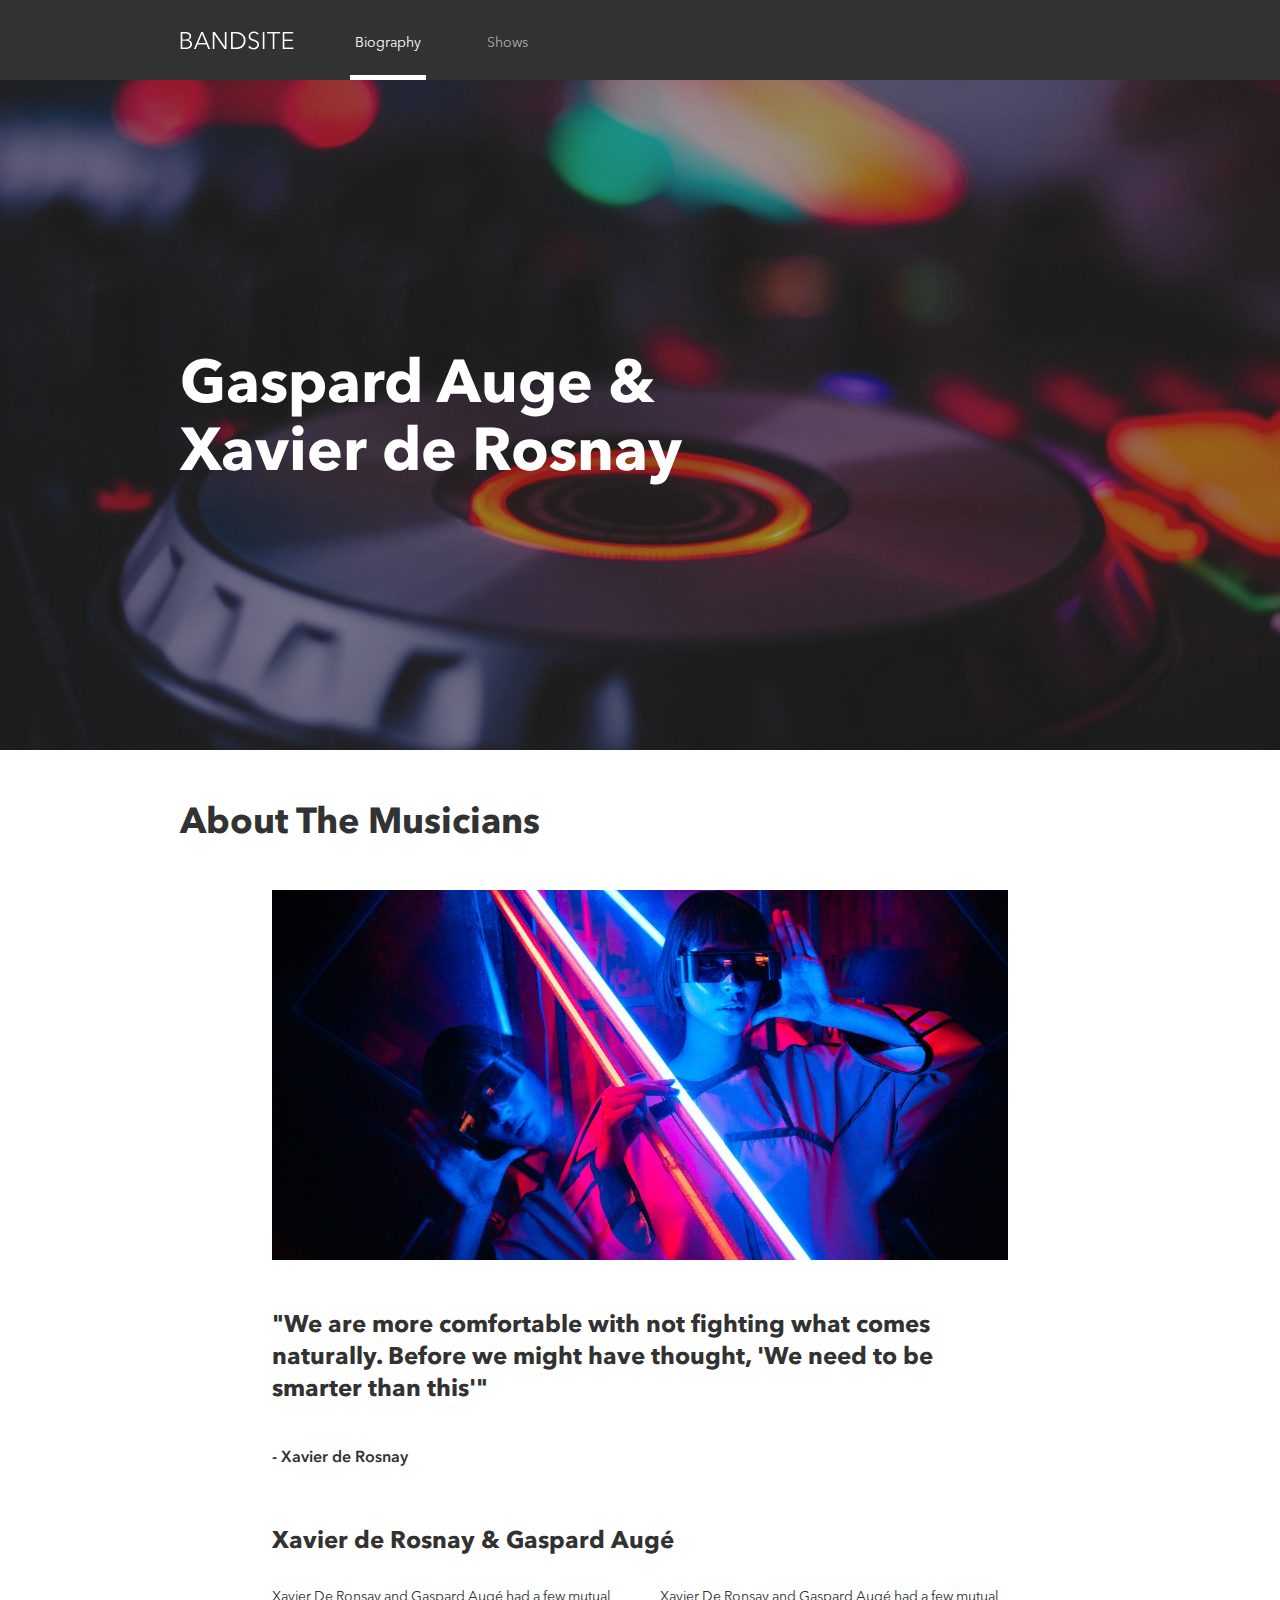
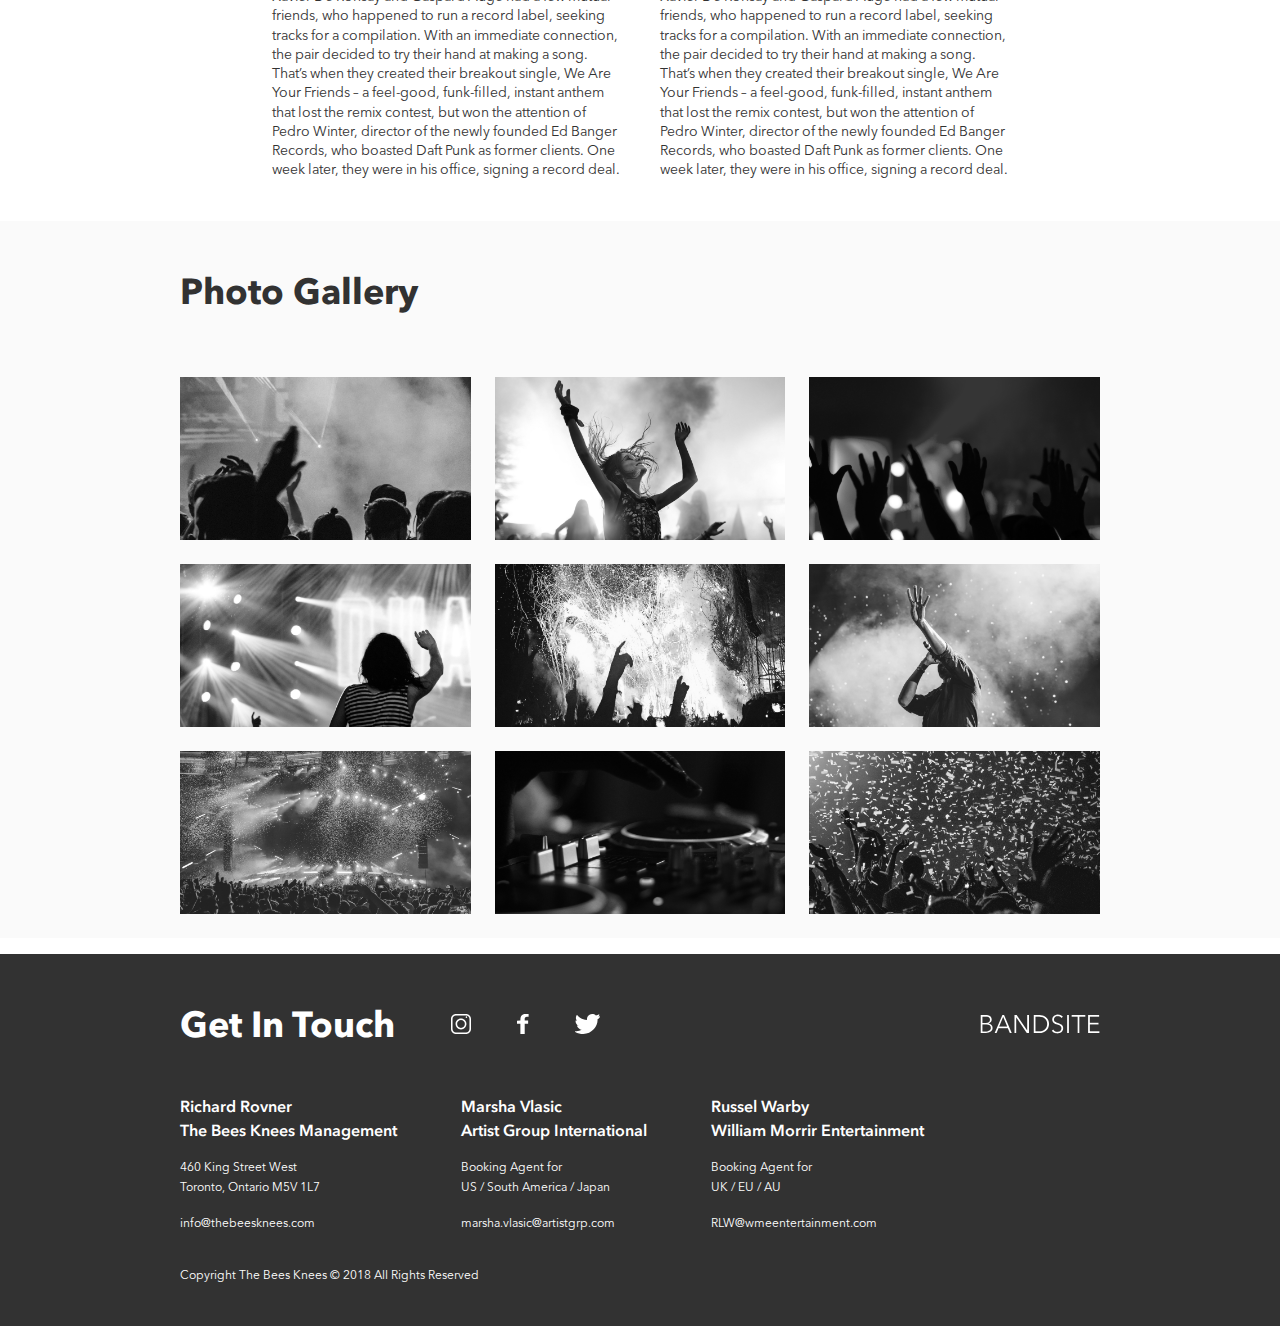
<file: sprint-one/index.html>
<!DOCTYPE html>
<html lang="en">
  <head>
    <meta charset="UTF-8" />
    <meta name="viewport" content="width=device-width, initial-scale=1.0" />
    <title>Bandsite - Bio</title>
    <link rel="stylesheet" href="./styles/main.css" />
    <link rel="preconnect" href="https://fonts.gstatic.com">
    <link href="https://fonts.googleapis.com/css2?family=Roboto:wght@400;500;700&display=swap" rel="stylesheet">
  </head>
  <body>
    <header class="header">
      <div class="header__logo-container">
        <a href="#"><img class="header__logo" src="./assets/logos/Logo-bandsite.svg" alt="logo" /></a>
      </div>
      <nav class="header__nav">
        <a href="./index.html" class="header__nav-links header__nav-links--active">Biography</a>
        <a href="./pages/shows.html" class="header__nav-links">Shows</a>
      </nav>
    </header>
    <main>
      <section class="hero">
        <div class="hero__content">
          <h1 class="hero__title"><span class="hero__name">Gaspard Auge</span> & <span class="hero__name">Xavier de Rosnay</span></h1>
        </div>
      </section>
      <section class="feature">
        <h2 class="feature__title main-header">About The Musicians</h2>
        <div class="feature__content-container">
          <img class="feature__image" src="./assets/images/musician-feature9.jpg" alt="musicians" />
          <h3 class="feature__quote">"We are more comfortable with not fighting what comes naturally. Before we might have thought, 'We need to be smarter than this'"</h3>
          <h4 class="feature__quote-citation">- Xavier de Rosnay</p>
          <h3 class="feature__subtitle">Xavier de Rosnay & Gaspard Augé</h3>
          <div class="feature__body">
            <p class="feature__body-section">
              Xavier De Ronsay and Gaspard Augé had a few mutual friends, who happened to run a record label, seeking tracks for a compilation. With an immediate connection, the pair decided to try
              their hand at making a song. That’s when they created their breakout single, We Are Your Friends – a feel-good, funk-filled, instant anthem that lost the remix contest, but won the
              attention of Pedro Winter, director of the newly founded Ed Banger Records, who boasted Daft Punk as former clients. One week later, they were in his office, signing a record deal.
            </p>
            <p class="feature__body-section">
              Xavier De Ronsay and Gaspard Augé had a few mutual friends, who happened to run a record label, seeking tracks for a compilation. With an immediate connection, the pair decided to try
              their hand at making a song. That’s when they created their breakout single, We Are Your Friends – a feel-good, funk-filled, instant anthem that lost the remix contest, but won the
              attention of Pedro Winter, director of the newly founded Ed Banger Records, who boasted Daft Punk as former clients. One week later, they were in his office, signing a record deal.
            </p>
          </div>
        </div>
      </section>
      <section class="gallery">
        <h2 class="gallery__title">Photo Gallery</h2>
        <div class="gallery-container">
          <div class="gallery__photo-container">
            <img class="gallery__photo" src="./assets/images/Photo-gallery-1.jpg" alt="concert stage with lights coming through smoke" />
            <img class="gallery__photo" src="./assets/images/Photo-gallery-2.jpg" alt="girl dancing at concert with hands held in the air" />
            <img class="gallery__photo" src="./assets/images/Photo-gallery-3.jpg" alt="hands in a concert crowd reaching towards the stage" />
            <img class="gallery__photo" src="./assets/images/Photo-gallery-4.jpg" alt="girl on top of someone's shoulders watching a concert" />
            <img class="gallery__photo" src="./assets/images/Photo-gallery-5.jpg" alt="confetti thrown into a concert crowd" />
            <img class="gallery__photo" src="./assets/images/Photo-gallery-6.jpg" alt="singer on stage at a concert with hand in the air" />
            <img class="gallery__photo" src="./assets/images/Photo-gallery-7.jpg" alt="concert stage lit up with a rainbow of colors" />
            <img class="gallery__photo" src="./assets/images/Photo-gallery-8.jpg" alt="dj spinning turn tables" />
            <img class="gallery__photo" src="./assets/images/Photo-gallery-9.jpg" alt="confetti raining down on a concert crowd" />
          </div>
        </div>
      </section>
      <footer class="footer">
        <div class="footer__links">
          <div class="footer__links-left">
            <h3 class="footer__title">Get In Touch</h3>
            <div class="footer__media">
              <a href="https://www.instagram.com/"><img class="footer__media-logo" src="./assets/icons/svg/Icon-instagram.svg" alt="instagram" /></a>
              <a href="https://www.facebook.com/"><img class="footer__media-logo" src="./assets/icons/svg/Icon-facebook.svg" alt="facebook" /></a>
              <a href="https://www.twitter.com/"><img class="footer__media-logo" src="./assets/icons/svg/Icon-twitter.svg" alt="twitter" /></a>
            </div>
          </div>
          <a href="#"><img class="footer__logo" src="./assets/logos/Logo-bandsite.svg" alt="logo" /></a>
        </div>
        <div class="footer__contact-container">
          <div class="footer__contact">
            <h4 class="footer__contact-name">Richard Rovner</h4>
            <h4 class="footer__contact-company">The Bees Knees Management</h4>
            <h5 class="footer__contact-address">460 King Street West</h5>
            <h5 class="footer__contact-location">Toronto, Ontario M5V 1L7</h5>
            <h5 class="footer__contact-email">info@thebeesknees.com</h5>
          </div>
          <div class="footer__contact">
            <h4 class="footer__contact-name">Marsha Vlasic</h4>
            <h4 class="footer__contact-company">Artist Group International</h4>
            <h5 class="footer__contact-address">Booking Agent for</h5>
            <h5 class="footer__contact-location">US / South America / Japan</h5>
            <h5 class="footer__contact-email">marsha.vlasic@artistgrp.com</h5>
          </div>
          <div class="footer__contact">
            <h4 class="footer__contact-name">Russel Warby</h4>
            <h4 class="footer__contact-company">William Morrir Entertainment</h4>
            <h5 class="footer__contact-address">Booking Agent for</h5>
            <h5 class="footer__contact-location">UK / EU / AU</h5>
            <h5 class="footer__contact-email">RLW@wmeentertainment.com</h5>
          </div>
        </div>
        <h5 class="footer__copyright">Copyright The Bees Knees © 2018 <span class="footer__copyright-bottom">All Rights Reserved</span></h5>
      </footer>
    </main>
  </body>
</html>
</file>
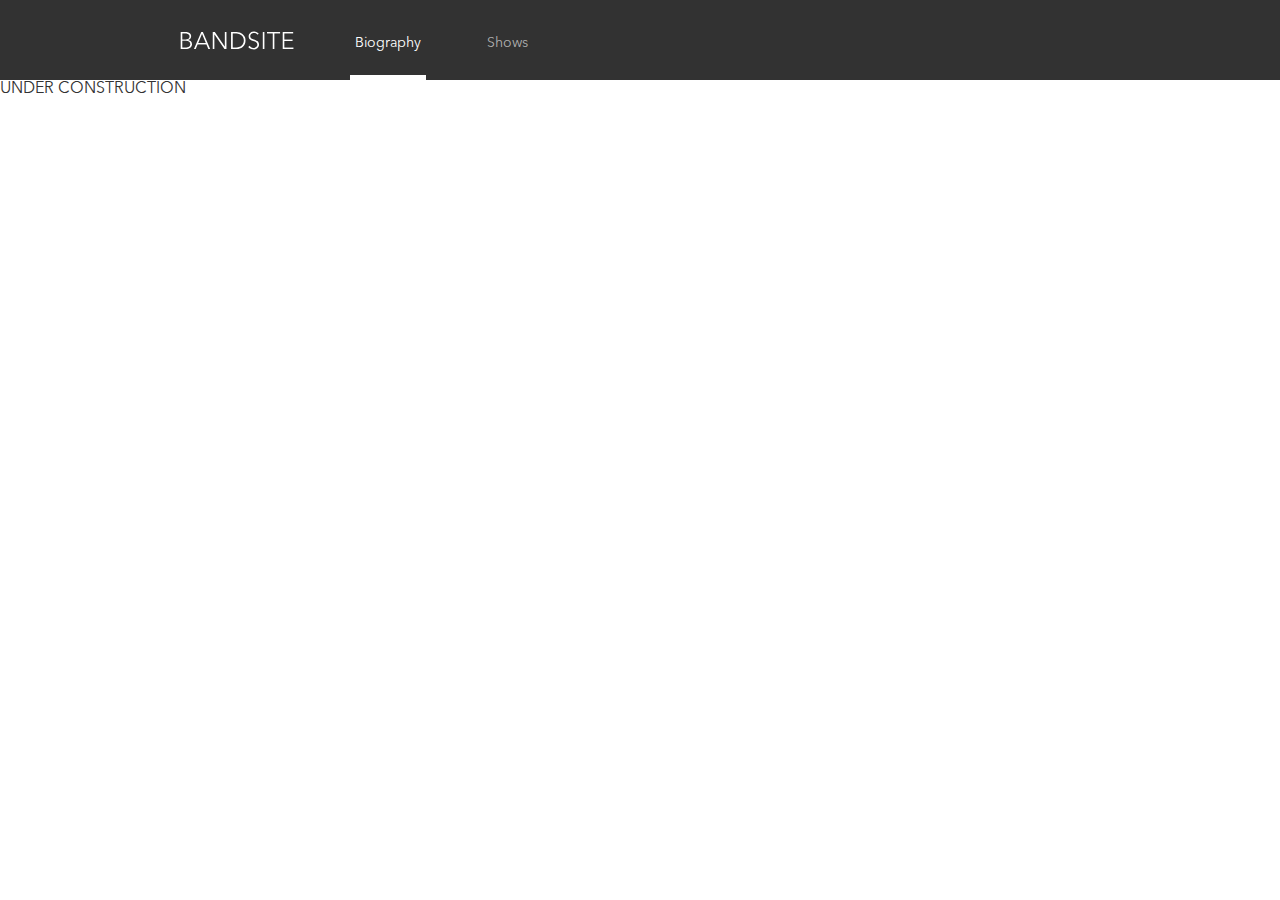
<file: sprint-one/pages/shows.html>
<!DOCTYPE html>
<html lang="en">
  <head>
    <meta charset="UTF-8" />
    <meta name="viewport" content="width=device-width, initial-scale=1.0" />
    <title>Bandsite - Shows</title>
    <link rel="stylesheet" href="../styles/main.css" />
    <link rel="preconnect" href="https://fonts.gstatic.com" />
    <link href="https://fonts.googleapis.com/css2?family=Roboto:wght@400;500;700&display=swap" rel="stylesheet" />
  </head>
  <body>
    <header class="header">
      <div class="header__logo-container">
        <a href="#"><img class="header__logo" src="../assets/logos/Logo-bandsite.svg" alt="logo" /></a>
      </div>
      <nav class="header__nav">
        <a href="../index.html" class="header__nav-links header__nav-links--active">Biography</a>
        <a href="./shows.html" class="header__nav-links">Shows</a>
      </nav>
    </header>
    <main>UNDER CONSTRUCTION</main>
  </body>
</html>
</file>
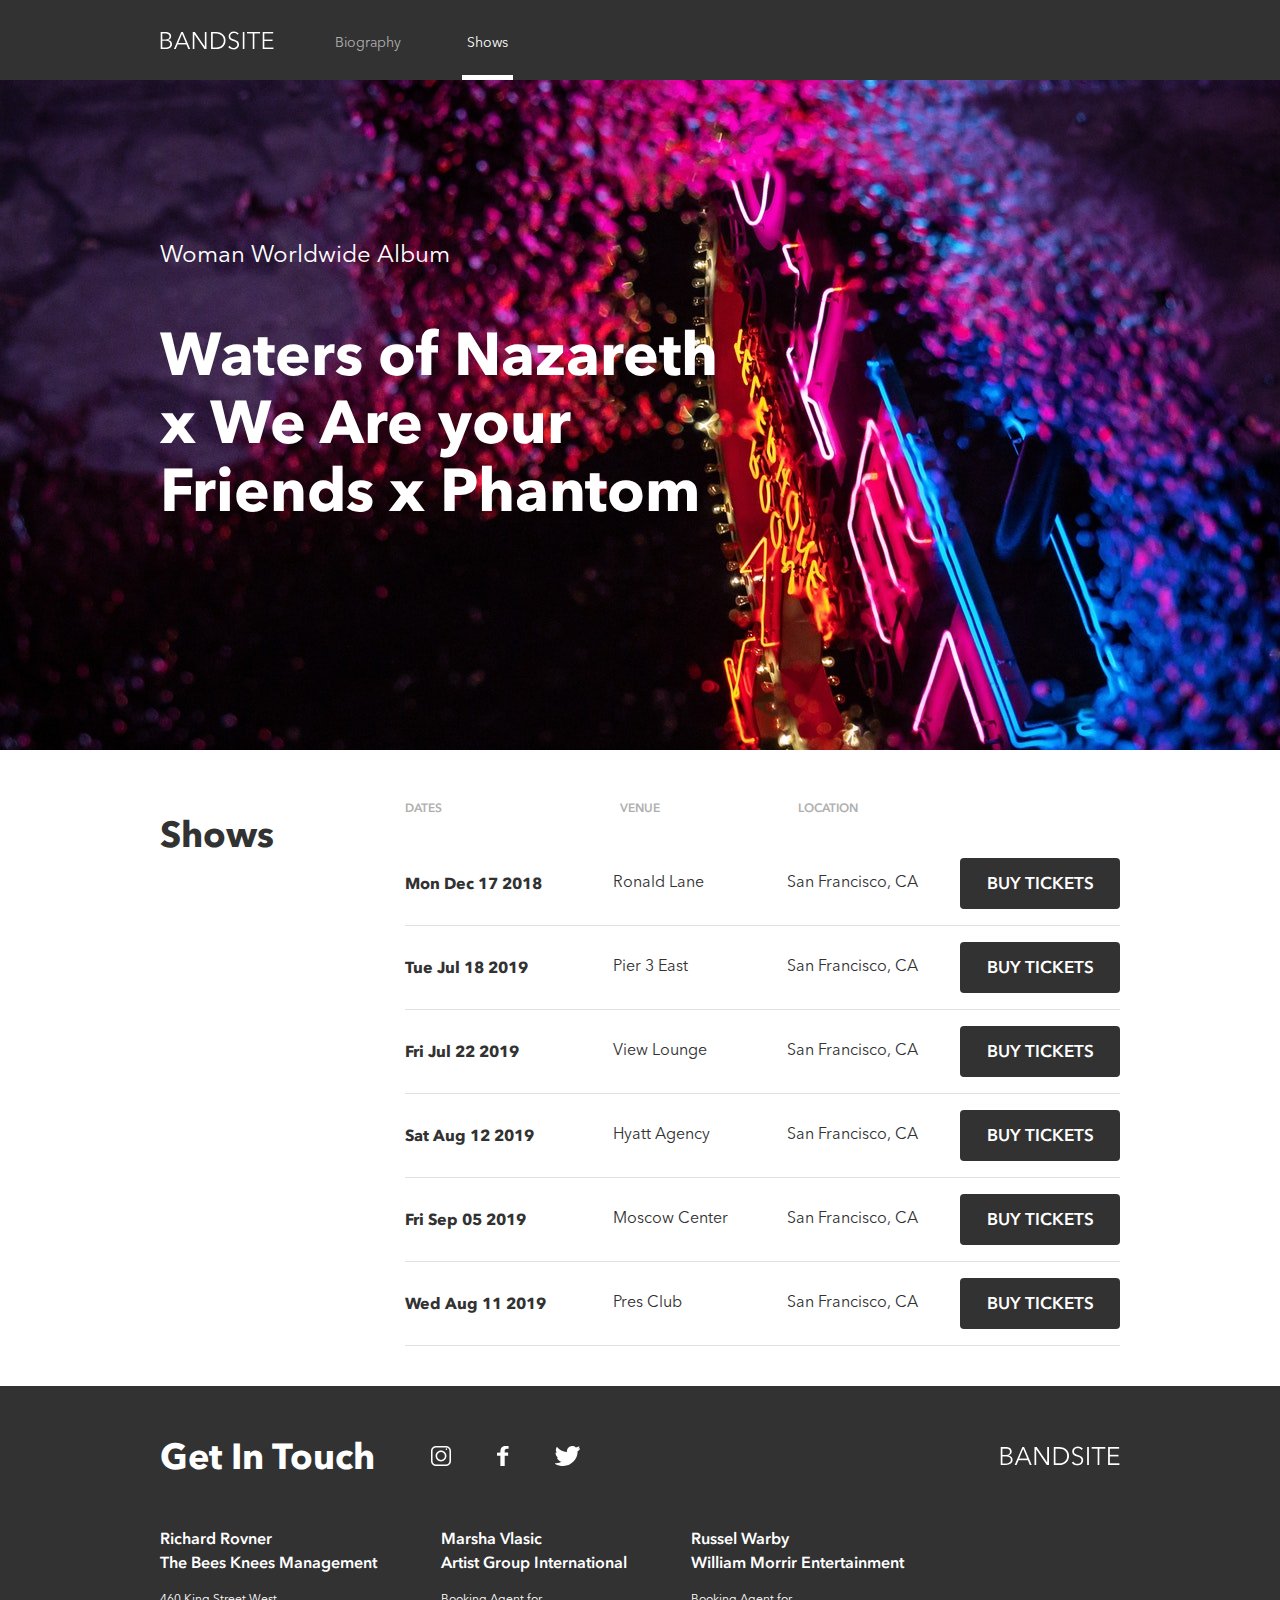
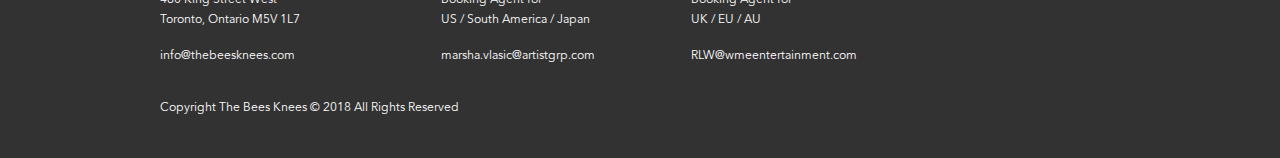
<file: sprint-two/pages/shows.html>
<!DOCTYPE html>
<html lang="en">
  <head>
    <meta charset="UTF-8" />
    <meta name="viewport" content="width=device-width, initial-scale=1.0" />
    <title>Bandsite - Shows</title>
    <link rel="stylesheet" href="../styles/shows.css" />
    <link rel="preconnect" href="https://fonts.gstatic.com" />
    <link href="https://fonts.googleapis.com/css2?family=Roboto:wght@400;500;700&display=swap" rel="stylesheet" />
  </head>
  <body>
    <header class="header">
      <div class="header__logo-container">
        <a href="../index.html"><img class="header__logo" src="../assets/logos/Logo-bandsite.svg" alt="logo" /></a>
      </div>
      <nav class="header__nav">
        <a href="../index.html" class="header__nav-links">Biography</a>
        <a href="./shows.html" class="header__nav-links header__nav-links--active">Shows</a>
      </nav>
    </header>
    <main>
      <section class="hero">
        <div class="hero__content">
          <h3 class="hero__subtitle">Woman Worldwide Album</h3>
          <div class="hero__desktop-container">
            <h1 class="hero__title">Waters of Nazareth <span class="hero__title-break">x We Are your</span> Friends x Phantom</h1>

            <div class="hero__iframe-container">
              <iframe
                class="hero__iframe"
                scrolling="no"
                frameborder="no"
                allow="autoplay"
                src="https://w.soundcloud.com/player/?url=https%3A//api.soundcloud.com/tracks/256053900&color=%23ff5500&auto_play=false&hide_related=false&show_comments=true&show_user=true&show_reposts=false&show_teaser=true"
              ></iframe>
            </div>
          </div>
        </div>
      </section>
      <section class="shows">
        <div class="shows__title-container">
          <h2 class="shows__title">Shows</h2>
        </div>
        <div class="shows__table-container"></div>
      </section>
      <footer class="footer">
        <div class="footer__links">
          <div class="footer__links-left">
            <h3 class="footer__title">Get In Touch</h3>
            <div class="footer__media">
              <a href="https://www.instagram.com/"><img class="footer__media-logo" src="../assets/icons/svg/Icon-instagram.svg" alt="instagram" /></a>
              <a href="https://www.facebook.com/"><img class="footer__media-logo" src="../assets/icons/svg/Icon-facebook.svg" alt="facebook" /></a>
              <a href="https://www.twitter.com/"><img class="footer__media-logo" src="../assets/icons/svg/Icon-twitter.svg" alt="twitter" /></a>
            </div>
          </div>
          <a href="../index.html"><img class="footer__logo" src="../assets/logos/Logo-bandsite.svg" alt="logo" /></a>
        </div>
        <div class="footer__contact-container">
          <div class="footer__contact">
            <h4 class="footer__contact-name">Richard Rovner</h4>
            <h4 class="footer__contact-company">The Bees Knees Management</h4>
            <h5 class="footer__contact-address">460 King Street West</h5>
            <h5 class="footer__contact-location">Toronto, Ontario M5V 1L7</h5>
            <h5 class="footer__contact-email">info@thebeesknees.com</h5>
          </div>
          <div class="footer__contact">
            <h4 class="footer__contact-name">Marsha Vlasic</h4>
            <h4 class="footer__contact-company">Artist Group International</h4>
            <h5 class="footer__contact-address">Booking Agent for</h5>
            <h5 class="footer__contact-location">US / South America / Japan</h5>
            <h5 class="footer__contact-email">marsha.vlasic@artistgrp.com</h5>
          </div>
          <div class="footer__contact">
            <h4 class="footer__contact-name">Russel Warby</h4>
            <h4 class="footer__contact-company">William Morrir Entertainment</h4>
            <h5 class="footer__contact-address">Booking Agent for</h5>
            <h5 class="footer__contact-location">UK / EU / AU</h5>
            <h5 class="footer__contact-email">RLW@wmeentertainment.com</h5>
          </div>
        </div>
        <h5 class="footer__copyright">Copyright The Bees Knees © 2018 <span class="footer__copyright-bottom">All Rights Reserved</span></h5>
      </footer>
    </main>
    <script src="../scripts/shows.js"></script>
  </body>
</html>
</file>
<file: sprint-one/styles/main.css>
@font-face {
  font-family: "Avenir";
  src: url("../assets/fonts/AvenirNextProLT/Linotype - AvenirNextLTPro-Regular.otf") format("opentype");
  font-weight: 400;
  font-style: normal;
}

@font-face {
  font-family: "Avenir";
  src: url("../assets/fonts/AvenirNextProLT/alternative-files/Linotype - Avenir Next LT Pro Bold.ttf") format("truetype");
  font-weight: 700;
  font-style: normal;
}

@font-face {
  font-family: "Avenir";
  src: url("../assets/fonts/AvenirNextProLT/alternative-files/Linotype - Avenir Next LT Pro Demi.ttf") format("truetype");
  font-weight: 500;
  font-style: normal;
}

h1 {
  font-size: 1.5rem;
  line-height: 2rem;
}

@media screen and (min-width: 768px) {
  h1 {
    font-size: 3.75rem;
    line-height: 4.25rem;
  }
}

h2 {
  font-size: 1.5rem;
  line-height: 2rem;
}

@media screen and (min-width: 768px) {
  h2 {
    font-size: 2.25rem;
    line-height: 2.75rem;
  }
}

h3 {
  font-size: 1rem;
  line-height: 1.5rem;
}

@media screen and (min-width: 768px) {
  h3 {
    font-size: 1.5rem;
    line-height: 2rem;
  }
}

h4 {
  font-size: 0.875rem;
  line-height: 1.375rem;
  font-weight: 500;
}

@media screen and (min-width: 768px) {
  h4 {
    font-size: 1rem;
    line-height: 1.5rem;
  }
}

h5 {
  font-size: 0.75rem;
  line-height: 1.25rem;
  font-weight: 400;
}

p {
  font-size: 0.75rem;
  line-height: 1.125rem;
}

@media screen and (min-width: 768px) {
  p {
    font-size: 0.875rem;
    line-height: 1.375;
  }
}

a {
  text-decoration: none;
  font-size: 0.875rem;
  line-height: 1.375rem;
}

.header {
  background-color: #323232;
  width: 100%;
  margin: 0;
  min-height: 80px;
  -webkit-box-sizing: border-box;
          box-sizing: border-box;
}

@media screen and (min-width: 768px) {
  .header {
    display: -webkit-box;
    display: -ms-flexbox;
    display: flex;
    -webkit-box-align: center;
        -ms-flex-align: center;
            align-items: center;
    padding-left: 24px;
  }
}

@media screen and (min-width: 1200px) {
  .header {
    padding-left: 180px;
  }
}

.header__logo-container {
  display: -webkit-box;
  display: -ms-flexbox;
  display: flex;
  -webkit-box-pack: center;
      -ms-flex-pack: center;
          justify-content: center;
  -webkit-box-align: center;
      -ms-flex-align: center;
          align-items: center;
  height: 100%;
  background-color: #323232;
  padding: 16px;
}

@media screen and (min-width: 768px) {
  .header__logo-container {
    padding: 0;
  }
}

.header__logo {
  display: block;
}

.header__nav {
  display: -webkit-box;
  display: -ms-flexbox;
  display: flex;
  width: 100%;
  text-align: center;
}

@media screen and (min-width: 768px) {
  .header__nav {
    -webkit-box-align: stretch;
        -ms-flex-align: stretch;
            align-items: stretch;
    height: 80px;
  }
}

.header__nav-links {
  text-decoration: none;
  width: 100%;
  padding-bottom: 15px;
  color: #afafaf;
  position: relative;
  -webkit-transition: all 0.5s ease;
  transition: all 0.5s ease;
}

@media screen and (min-width: 768px) {
  .header__nav-links {
    display: -webkit-box;
    display: -ms-flexbox;
    display: flex;
    -webkit-box-align: center;
        -ms-flex-align: center;
            align-items: center;
    padding: 5px 5px 0;
    width: unset;
    margin-left: 56px;
  }
}

.header__nav-links::before {
  content: "";
  position: absolute;
  bottom: 0;
  left: 0;
  width: 100%;
  height: 0;
  background: white;
  -webkit-transition: all 1s ease;
  transition: all 1s ease;
}

.header__nav-links:hover::before {
  height: 25%;
}

.header__nav-links--active {
  color: white;
}

.header__nav-links--active::after {
  content: "";
  position: absolute;
  bottom: 0;
  height: 5px;
  width: 100%;
  left: 0;
  background-color: white;
}

.hero {
  background-image: url(../assets/images/bandsiteimgdj2.jpg);
  width: 100%;
  margin: 0;
  height: 175px;
  background-position: center;
  background-repeat: no-repeat;
  background-size: cover;
  display: -webkit-box;
  display: -ms-flexbox;
  display: flex;
  -webkit-box-align: stretch;
      -ms-flex-align: stretch;
          align-items: stretch;
  position: relative;
}

@media screen and (min-width: 768px) {
  .hero {
    height: 400px;
  }
}

@media screen and (min-width: 1200px) {
  .hero {
    height: 670px;
  }
}

.hero__content {
  display: -webkit-box;
  display: -ms-flexbox;
  display: flex;
  -ms-flex-preferred-size: 100%;
      flex-basis: 100%;
  background-color: rgba(50, 50, 50, 0.5);
  -webkit-box-align: center;
      -ms-flex-align: center;
          align-items: center;
  padding: 0 16px;
}

@media screen and (min-width: 768px) {
  .hero__content {
    padding: 0 24px;
  }
}

@media screen and (min-width: 1200px) {
  .hero__content {
    padding: 0 180px;
  }
}

.hero__title {
  margin: 0;
  color: white;
  max-width: 305px;
}

@media screen and (min-width: 768px) {
  .hero__title {
    max-width: 720px;
  }
}

.hero__name {
  display: inline-block;
}

.feature {
  padding: 0 16px;
}

@media screen and (min-width: 768px) {
  .feature {
    padding: 0 24px;
  }
}

@media screen and (min-width: 1200px) {
  .feature {
    padding: 0 180px;
  }
}

.feature__title {
  margin: 32px 0 16px;
}

@media screen and (min-width: 768px) {
  .feature__title {
    margin: 48px 0 36px;
  }
}

@media screen and (min-width: 1200px) {
  .feature__title {
    margin: 48px 0;
  }
}

@media screen and (min-width: 1200px) {
  .feature__content-container {
    padding: 0 10%;
  }
}

.feature__image {
  width: 100%;
  display: block;
  margin-bottom: 24px;
}

.feature__quote {
  margin-bottom: 32px;
  font-weight: 500;
}

@media screen and (min-width: 768px) {
  .feature__quote {
    font-weight: 700;
    margin: 48px 0 32px;
  }
}

@media screen and (min-width: 1200px) {
  .feature__quote {
    margin: 48px 0 40px;
  }
}

.feature__quote-citation {
  margin: 0 0 40px 0;
  font-weight: 500;
}

@media screen and (min-width: 1200px) {
  .feature__quote-citation {
    margin: 0 0 56px 0;
  }
}

.feature__subtitle {
  margin: 0 0 24px 0;
  font-weight: 500;
}

@media screen and (min-width: 768px) {
  .feature__subtitle {
    margin: 0 0 24px 0;
    font-weight: 700;
  }
}

@media screen and (min-width: 1200px) {
  .feature__subtitle {
    margin: 0 0 32px 0;
  }
}

.feature__body {
  margin: 0 0 40px 0;
}

@media screen and (min-width: 768px) {
  .feature__body {
    display: -webkit-box;
    display: -ms-flexbox;
    display: flex;
  }
}

.feature__body-section {
  margin-top: 0;
  margin-bottom: 24px;
}

@media screen and (min-width: 768px) {
  .feature__body-section {
    margin-bottom: 0;
  }
  .feature__body-section:first-of-type {
    margin-right: 12px;
  }
  .feature__body-section:last-of-type {
    margin-left: 12px;
  }
}

@media screen and (min-width: 1200px) {
  .feature__body-section:first-of-type {
    margin-right: 20px;
  }
  .feature__body-section:last-of-type {
    margin-left: 20px;
  }
}

.gallery {
  background-color: #fafafa;
  padding: 32px 16px 0;
}

@media screen and (min-width: 768px) {
  .gallery {
    padding: 48px 24px 0;
  }
}

@media screen and (min-width: 1200px) {
  .gallery {
    padding: 48px 180px 0;
  }
}

.gallery__title {
  margin: 0 0 24px 0;
}

@media screen and (min-width: 768px) {
  .gallery__title {
    margin: 0 0 56px 0;
  }
}

@media screen and (min-width: 1200px) {
  .gallery__title {
    margin: 0 0 64px 0;
  }
}

.gallery__photo-container {
  margin-bottom: 24px;
}

@media screen and (min-width: 768px) {
  .gallery__photo-container {
    display: -webkit-box;
    display: -ms-flexbox;
    display: flex;
    -ms-flex-wrap: wrap;
        flex-wrap: wrap;
    margin: 0 -12px 16px;
  }
}

.gallery__photo {
  width: 100%;
  margin-bottom: 16px;
  -webkit-filter: grayscale(100%);
          filter: grayscale(100%);
  -webkit-transition: all 0.5s ease-in-out;
  transition: all 0.5s ease-in-out;
}

@media screen and (min-width: 768px) {
  .gallery__photo {
    margin-bottom: 24px;
    padding: 0 12px;
    width: 33.3333%;
    -webkit-box-sizing: border-box;
            box-sizing: border-box;
  }
}

.gallery__photo:hover {
  -webkit-filter: grayscale(0%);
          filter: grayscale(0%);
  -webkit-transform: scale(1.05);
          transform: scale(1.05);
}

.footer {
  background-color: #323232;
  color: white;
  padding: 40px 16px 40px;
}

@media screen and (min-width: 768px) {
  .footer {
    padding: 40px 24px 40px;
  }
}

@media screen and (min-width: 1200px) {
  .footer {
    padding: 48px 180px 40px;
  }
}

@media screen and (min-width: 768px) {
  .footer__links {
    display: -webkit-box;
    display: -ms-flexbox;
    display: flex;
    -webkit-box-pack: justify;
        -ms-flex-pack: justify;
            justify-content: space-between;
    -webkit-box-align: center;
        -ms-flex-align: center;
            align-items: center;
  }
}

@media screen and (min-width: 768px) {
  .footer__links-left {
    display: -webkit-box;
    display: -ms-flexbox;
    display: flex;
  }
}

.footer__title {
  margin: 0 0 24px 0;
  font-size: 2.25rem;
  line-height: 44px;
}

@media screen and (min-width: 768px) {
  .footer__title {
    margin-right: 32px;
    margin-bottom: 0;
  }
}

@media screen and (min-width: 768px) {
  .footer__media {
    padding-left: 24px;
  }
}

.footer__media-logo {
  padding: 0 10px 0 0;
  margin: 0 16px 24px 8px;
}

@media screen and (min-width: 768px) {
  .footer__media-logo {
    margin: 12px 16px 0 0;
  }
}

@media screen and (min-width: 1200px) {
  .footer__media-logo {
    margin-right: 32px;
  }
}

.footer__logo {
  display: none;
}

@media screen and (min-width: 768px) {
  .footer__logo {
    display: -webkit-box;
    display: -ms-flexbox;
    display: flex;
  }
}

@media screen and (min-width: 1200px) {
  .footer__logo {
    width: 120px;
  }
}

@media screen and (min-width: 768px) {
  .footer__contact {
    width: 33.3333%;
    padding: 0 12px;
  }
}

@media screen and (min-width: 1200px) {
  .footer__contact {
    width: unset;
    padding: 0;
    margin: 0 32px;
    display: inline;
  }
}

@media screen and (min-width: 768px) {
  .footer__contact-container {
    display: -webkit-box;
    display: -ms-flexbox;
    display: flex;
    margin: 0 -12px 8px;
  }
}

@media screen and (min-width: 1200px) {
  .footer__contact-container {
    margin: 0 -32px 16px;
  }
}

.footer__contact-name {
  margin: 0;
}

@media screen and (min-width: 768px) {
  .footer__contact-name {
    margin: 48px 0 0;
  }
}

.footer__contact-company {
  margin-top: 0;
  margin-bottom: 16px;
}

.footer__contact-address {
  margin: 16px 0 0 0;
}

.footer__contact-location {
  margin-top: 0;
  margin-bottom: 16px;
}

.footer__contact-email {
  margin: 16px 0 24px;
}

@media screen and (min-width: 768px) {
  .footer__contact-email {
    margin-bottom: 0;
  }
}

.footer__copyright {
  margin: 32px 0 0 0;
}

.footer__copyright-bottom {
  display: block;
}

@media screen and (min-width: 768px) {
  .footer__copyright-bottom {
    display: inline;
  }
}

body {
  color: #323232;
  margin: 0;
  font-family: "Avenir", "Roboto", sans-serif;
}
/*# sourceMappingURL=main.css.map */
</file>
<file: sprint-two/styles/shows.css>
@font-face {
  font-family: "Avenir";
  src: url("../assets/fonts/AvenirNextProLT/Linotype - AvenirNextLTPro-Regular.otf") format("opentype");
  font-weight: 400;
  font-style: normal;
}

@font-face {
  font-family: "Avenir";
  src: url("../assets/fonts/AvenirNextProLT/alternative-files/Linotype - Avenir Next LT Pro Bold.ttf") format("truetype");
  font-weight: 700;
  font-style: normal;
}

@font-face {
  font-family: "Avenir";
  src: url("../assets/fonts/AvenirNextProLT/alternative-files/Linotype - Avenir Next LT Pro Demi.ttf") format("truetype");
  font-weight: 500;
  font-style: normal;
}

h1 {
  font-size: 1.5rem;
  line-height: 2rem;
}

@media screen and (min-width: 768px) {
  h1 {
    font-size: 3.75rem;
    line-height: 4.25rem;
  }
}

h2 {
  font-size: 1.5rem;
  line-height: 2rem;
}

@media screen and (min-width: 768px) {
  h2 {
    font-size: 2.25rem;
    line-height: 2.75rem;
  }
}

h3 {
  font-size: 1rem;
  line-height: 1.5rem;
}

@media screen and (min-width: 768px) {
  h3 {
    font-size: 1.5rem;
    line-height: 2rem;
  }
}

h4 {
  font-size: 0.875rem;
  line-height: 1.375rem;
  font-weight: 500;
}

@media screen and (min-width: 768px) {
  h4 {
    font-size: 1rem;
    line-height: 1.5rem;
  }
}

h5 {
  font-size: 0.75rem;
  line-height: 1.25rem;
  font-weight: 400;
}

p {
  font-size: 0.75rem;
  line-height: 1.125rem;
}

@media screen and (min-width: 768px) {
  p {
    font-size: 0.875rem;
    line-height: 1.375;
  }
}

a {
  text-decoration: none;
  font-size: 0.875rem;
  line-height: 1.375rem;
}

.header {
  background-color: #323232;
  width: 100%;
  margin: 0;
  min-height: 80px;
  -webkit-box-sizing: border-box;
          box-sizing: border-box;
}

@media screen and (min-width: 768px) {
  .header {
    display: -webkit-box;
    display: -ms-flexbox;
    display: flex;
    -webkit-box-align: center;
        -ms-flex-align: center;
            align-items: center;
    padding: 0 3.125%;
  }
}

@media screen and (min-width: 1200px) {
  .header {
    padding: 0 12.5%;
  }
}

.header__logo-container {
  display: -webkit-box;
  display: -ms-flexbox;
  display: flex;
  -webkit-box-pack: center;
      -ms-flex-pack: center;
          justify-content: center;
  -webkit-box-align: center;
      -ms-flex-align: center;
          align-items: center;
  height: 100%;
  background-color: #323232;
  padding: 16px 5%;
}

@media screen and (min-width: 768px) {
  .header__logo-container {
    padding: 0;
  }
}

.header__logo {
  display: block;
}

.header__nav {
  display: -webkit-box;
  display: -ms-flexbox;
  display: flex;
  width: 100%;
  text-align: center;
}

@media screen and (min-width: 768px) {
  .header__nav {
    -webkit-box-align: stretch;
        -ms-flex-align: stretch;
            align-items: stretch;
    height: 80px;
  }
}

.header__nav-links {
  text-decoration: none;
  width: 100%;
  padding-bottom: 15px;
  color: #afafaf;
  position: relative;
  -webkit-transition: all 0.5s ease;
  transition: all 0.5s ease;
}

@media screen and (min-width: 768px) {
  .header__nav-links {
    display: -webkit-box;
    display: -ms-flexbox;
    display: flex;
    -webkit-box-align: center;
        -ms-flex-align: center;
            align-items: center;
    padding: 5px 5px 0;
    width: unset;
    margin-left: 56px;
  }
}

.header__nav-links::before {
  content: "";
  position: absolute;
  bottom: 0;
  left: 0;
  width: 100%;
  height: 0;
  background: white;
  -webkit-transition: all 1s ease;
  transition: all 1s ease;
}

.header__nav-links:hover::before {
  height: 25%;
}

.header__nav-links--active {
  color: white;
}

.header__nav-links--active::after {
  content: "";
  position: absolute;
  bottom: 0;
  height: 5px;
  width: 100%;
  left: 0;
  background-color: white;
}

.footer {
  background-color: #323232;
  color: white;
  padding: 40px 5% 40px;
}

@media screen and (min-width: 768px) {
  .footer {
    padding: 40px 3.125% 40px;
  }
}

@media screen and (min-width: 1200px) {
  .footer {
    padding: 48px 12.5% 40px;
  }
}

@media screen and (min-width: 768px) {
  .footer__links {
    display: -webkit-box;
    display: -ms-flexbox;
    display: flex;
    -webkit-box-pack: justify;
        -ms-flex-pack: justify;
            justify-content: space-between;
    -webkit-box-align: center;
        -ms-flex-align: center;
            align-items: center;
  }
}

@media screen and (min-width: 768px) {
  .footer__links-left {
    display: -webkit-box;
    display: -ms-flexbox;
    display: flex;
  }
}

.footer__title {
  margin: 0 0 24px 0;
  font-size: 2.25rem;
  line-height: 44px;
}

@media screen and (min-width: 768px) {
  .footer__title {
    margin-right: 32px;
    margin-bottom: 0;
  }
}

@media screen and (min-width: 768px) {
  .footer__media {
    padding-left: 24px;
  }
}

.footer__media-logo {
  padding: 0 10px 0 0;
  margin: 0 16px 24px 8px;
}

@media screen and (min-width: 768px) {
  .footer__media-logo {
    margin: 12px 16px 0 0;
  }
}

@media screen and (min-width: 1200px) {
  .footer__media-logo {
    margin-right: 32px;
  }
}

.footer__logo {
  display: none;
}

@media screen and (min-width: 768px) {
  .footer__logo {
    display: -webkit-box;
    display: -ms-flexbox;
    display: flex;
  }
}

@media screen and (min-width: 1200px) {
  .footer__logo {
    width: 120px;
  }
}

@media screen and (min-width: 768px) {
  .footer__contact {
    width: 33.3333%;
    padding: 0 12px;
  }
}

@media screen and (min-width: 1200px) {
  .footer__contact {
    width: unset;
    padding: 0;
    margin: 0 32px;
    display: inline;
  }
}

@media screen and (min-width: 768px) {
  .footer__contact-container {
    display: -webkit-box;
    display: -ms-flexbox;
    display: flex;
    margin: 0 -12px 8px;
  }
}

@media screen and (min-width: 1200px) {
  .footer__contact-container {
    margin: 0 -32px 16px;
  }
}

.footer__contact-name {
  margin: 0;
}

@media screen and (min-width: 768px) {
  .footer__contact-name {
    margin: 48px 0 0;
  }
}

.footer__contact-company {
  margin-top: 0;
  margin-bottom: 16px;
}

.footer__contact-address {
  margin: 16px 0 0 0;
}

.footer__contact-location {
  margin-top: 0;
  margin-bottom: 16px;
}

.footer__contact-email {
  margin: 16px 0 24px;
}

@media screen and (min-width: 768px) {
  .footer__contact-email {
    margin-bottom: 0;
  }
}

.footer__copyright {
  margin: 32px 0 0 0;
}

.footer__copyright-bottom {
  display: block;
}

@media screen and (min-width: 768px) {
  .footer__copyright-bottom {
    display: inline;
  }
}

body {
  color: #323232;
  margin: 0;
  font-family: "Avenir", "Roboto", sans-serif;
}

ul,
li {
  list-style-type: none;
  padding: 0;
}

.hero {
  display: -webkit-box;
  display: -ms-flexbox;
  display: flex;
  height: 472px;
  background-image: url("../assets/images/musician-feature10.jpg");
  background-repeat: no-repeat;
  background-position: center center;
  background-size: cover;
  padding: 0 5%;
}

@media screen and (min-width: 768px) {
  .hero {
    height: 670px;
    padding: 0 3.125%;
  }
}

@media screen and (min-width: 1200px) {
  .hero {
    padding: 0 12.5%;
  }
}

.hero__content {
  display: -webkit-box;
  display: -ms-flexbox;
  display: flex;
  -webkit-box-orient: vertical;
  -webkit-box-direction: normal;
      -ms-flex-flow: column wrap;
          flex-flow: column wrap;
  color: white;
}

@media screen and (min-width: 1200px) {
  .hero__content {
    width: 100%;
  }
}

.hero__subtitle {
  margin: 64px 0 19.2px;
  font-weight: 400;
}

@media screen and (min-width: 768px) {
  .hero__subtitle {
    margin: 96px 0 28.8px;
  }
}

@media screen and (min-width: 1200px) {
  .hero__subtitle {
    margin: 160px 0 48px;
  }
}

@media screen and (min-width: 1200px) {
  .hero__desktop-container {
    display: -webkit-box;
    display: -ms-flexbox;
    display: flex;
    -webkit-box-orient: horizontal;
    -webkit-box-direction: normal;
        -ms-flex-direction: row;
            flex-direction: row;
    -webkit-box-align: end;
        -ms-flex-align: end;
            align-items: flex-end;
    -webkit-box-pack: justify;
        -ms-flex-pack: justify;
            justify-content: space-between;
  }
}

.hero__title {
  margin: 0 0 64px;
  font-size: 2.25rem;
  line-height: 2.75rem;
}

@media screen and (min-width: 768px) {
  .hero__title {
    font-size: 3.75rem;
    line-height: 4.25rem;
  }
}

@media screen and (min-width: 1200px) {
  .hero__title {
    margin: 0;
  }
}

@media screen and (min-width: 768px) {
  .hero__title-break {
    display: block;
  }
}

.hero__iframe {
  width: 100%;
  max-width: 436px;
  height: 110px;
}

@media screen and (min-width: 768px) {
  .hero__iframe {
    width: 436px;
    height: 146px;
  }
}

@media screen and (min-width: 1200px) {
  .hero__iframe {
    padding-bottom: 13px;
    width: 100%;
  }
}

@media screen and (min-width: 1200px) {
  .hero__iframe-container {
    width: 34.3704%;
  }
}

.shows {
  margin: 32px 0 40px;
  padding: 0 5%;
}

@media screen and (min-width: 768px) {
  .shows {
    padding: 0 3.125%;
  }
}

@media screen and (min-width: 1200px) {
  .shows {
    padding: 0 12.5%;
    display: -webkit-box;
    display: -ms-flexbox;
    display: flex;
    -webkit-box-pack: justify;
        -ms-flex-pack: justify;
            justify-content: space-between;
  }
}

@media screen and (min-width: 768px) {
  .shows__title {
    display: inline-block;
  }
}

@media screen and (min-width: 1200px) {
  .shows__title {
    display: -webkit-box;
    display: -ms-flexbox;
    display: flex;
  }
}

.shows__title-container {
  display: -webkit-box;
  display: -ms-flexbox;
  display: flex;
}

@media screen and (min-width: 1200px) {
  .shows__table-container {
    width: 74.4444%;
  }
}

.shows__container {
  border-bottom: 1px solid #e1e1e1;
  padding-bottom: 16px;
  margin-bottom: 0;
}

.shows__container-top {
  display: none;
  border: none;
}

@media screen and (min-width: 768px) {
  .shows__container-top {
    padding: 0;
    display: -webkit-box;
    display: -ms-flexbox;
    display: flex;
  }
}

@media screen and (min-width: 768px) {
  .shows__container {
    display: -webkit-box;
    display: -ms-flexbox;
    display: flex;
  }
}

@media screen and (min-width: 768px) {
  .shows__date-container {
    -ms-flex-preferred-size: 30%;
        flex-basis: 30%;
    -webkit-box-align: center;
        -ms-flex-align: center;
            align-items: center;
    display: -webkit-box;
    display: -ms-flexbox;
    display: flex;
  }
}

.shows__heading {
  padding-bottom: 16px;
  color: #afafaf;
  font-weight: 500;
}

@media screen and (min-width: 768px) {
  .shows__heading {
    padding-bottom: 24px;
    font-size: 0.75rem;
    line-height: 1.25rem;
  }
  .shows__heading-line {
    display: none;
  }
}

.shows__content {
  padding-bottom: 24px;
}

@media screen and (min-width: 768px) {
  .shows__content {
    padding: 0;
    display: -webkit-box;
    display: -ms-flexbox;
    display: flex;
    -webkit-box-align: center;
        -ms-flex-align: center;
            align-items: center;
  }
}

.shows__content-date {
  font-weight: 500;
}

@media screen and (min-width: 768px) {
  .shows__content-date {
    font-weight: 700;
  }
}

@media screen and (min-width: 768px) {
  .shows__venue-container {
    -ms-flex-preferred-size: 25%;
        flex-basis: 25%;
    -webkit-box-align: center;
        -ms-flex-align: center;
            align-items: center;
    display: -webkit-box;
    display: -ms-flexbox;
    display: flex;
  }
}

@media screen and (min-width: 768px) {
  .shows__location-container {
    -ms-flex-preferred-size: 25%;
        flex-basis: 25%;
    -webkit-box-align: center;
        -ms-flex-align: center;
            align-items: center;
    display: -webkit-box;
    display: -ms-flexbox;
    display: flex;
  }
}

.shows__button {
  background-color: #323232;
  color: white;
  font-family: "Avenir";
  font-weight: 500;
  border-radius: 4px;
  font-size: 17px;
  -webkit-box-sizing: border-box;
          box-sizing: border-box;
  border: none;
  outline: none;
  margin: 0 0 16px;
  padding: 14px;
  width: 288px;
}

.shows__button:hover {
  background-color: #000;
}

@media screen and (min-width: 768px) {
  .shows__button {
    width: 160px;
    margin: 0;
  }
}

.shows__button__button-container {
  display: -webkit-box;
  display: -ms-flexbox;
  display: flex;
  -webkit-box-align: end;
      -ms-flex-align: end;
          align-items: flex-end;
  -ms-flex-preferred-size: 25%;
      flex-basis: 25%;
}

.shows__button__button-content {
  width: 100%;
}
/*# sourceMappingURL=shows.css.map */
</file>
